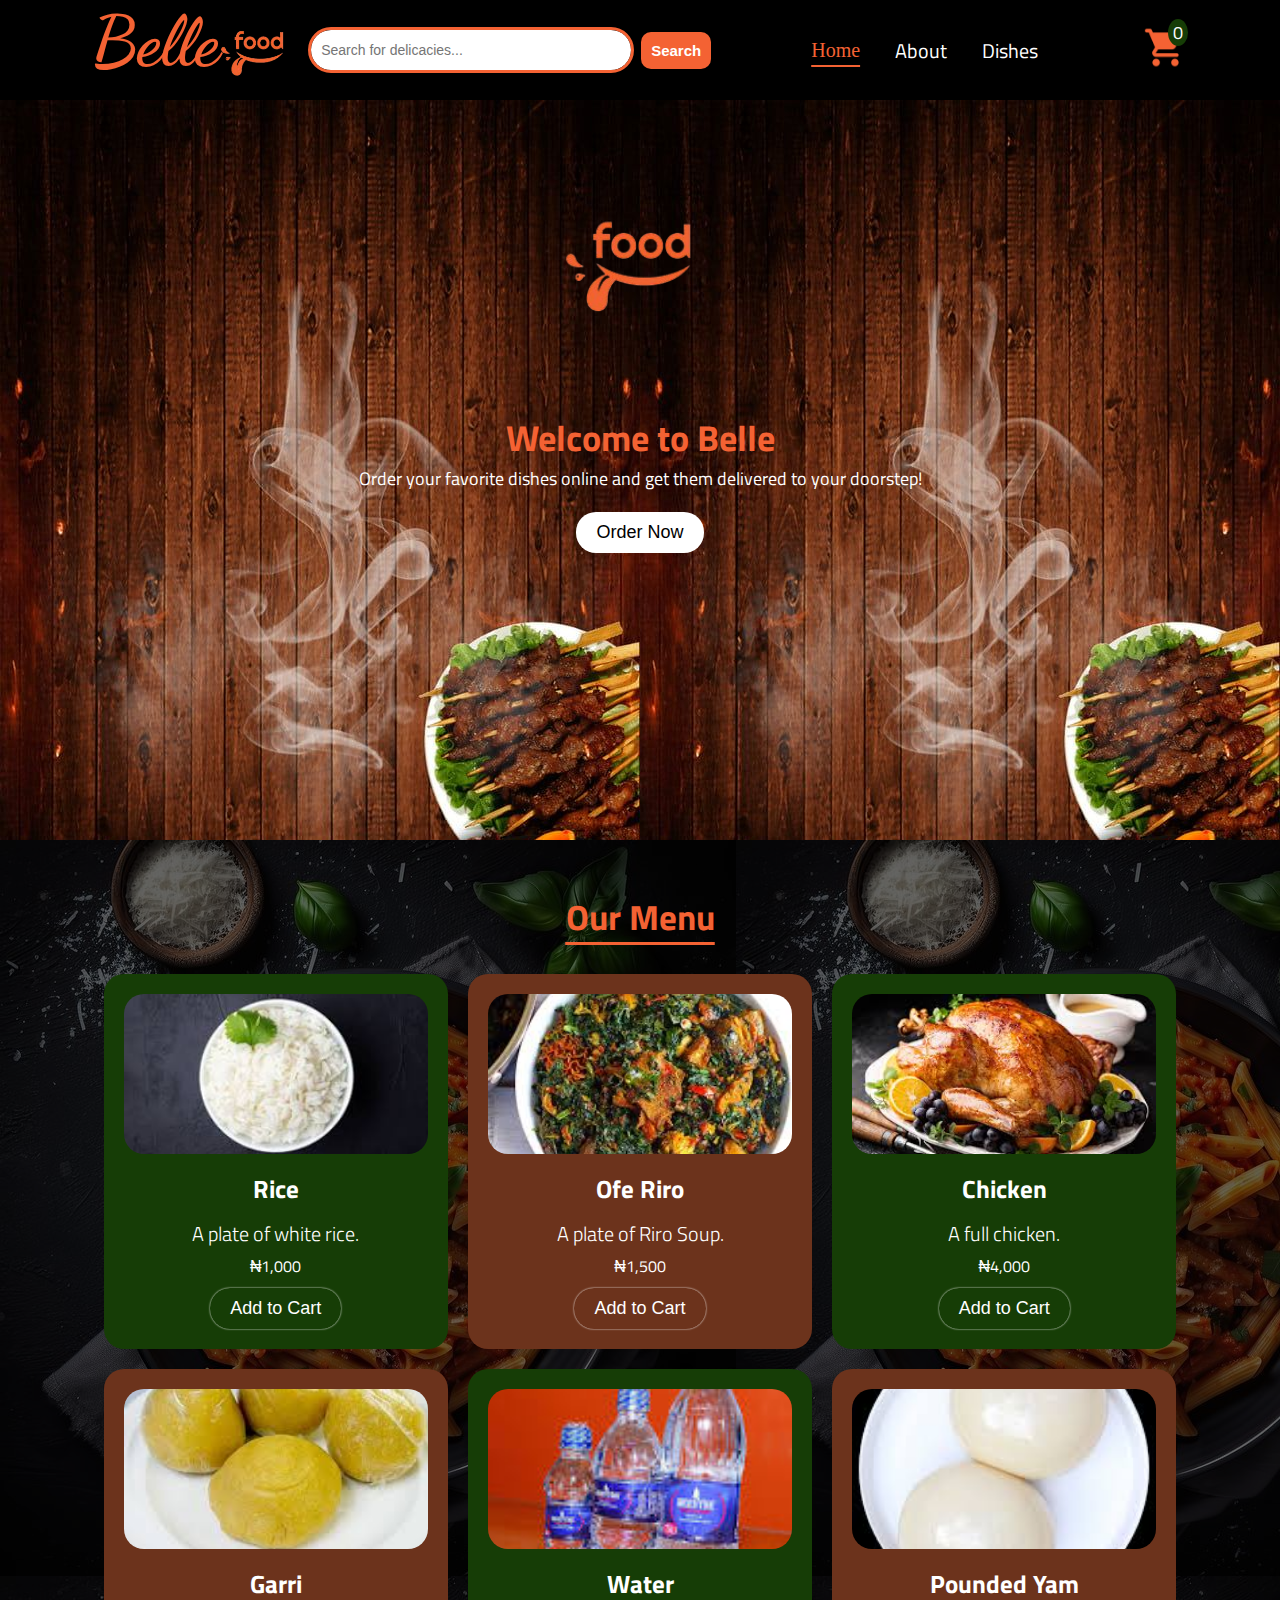
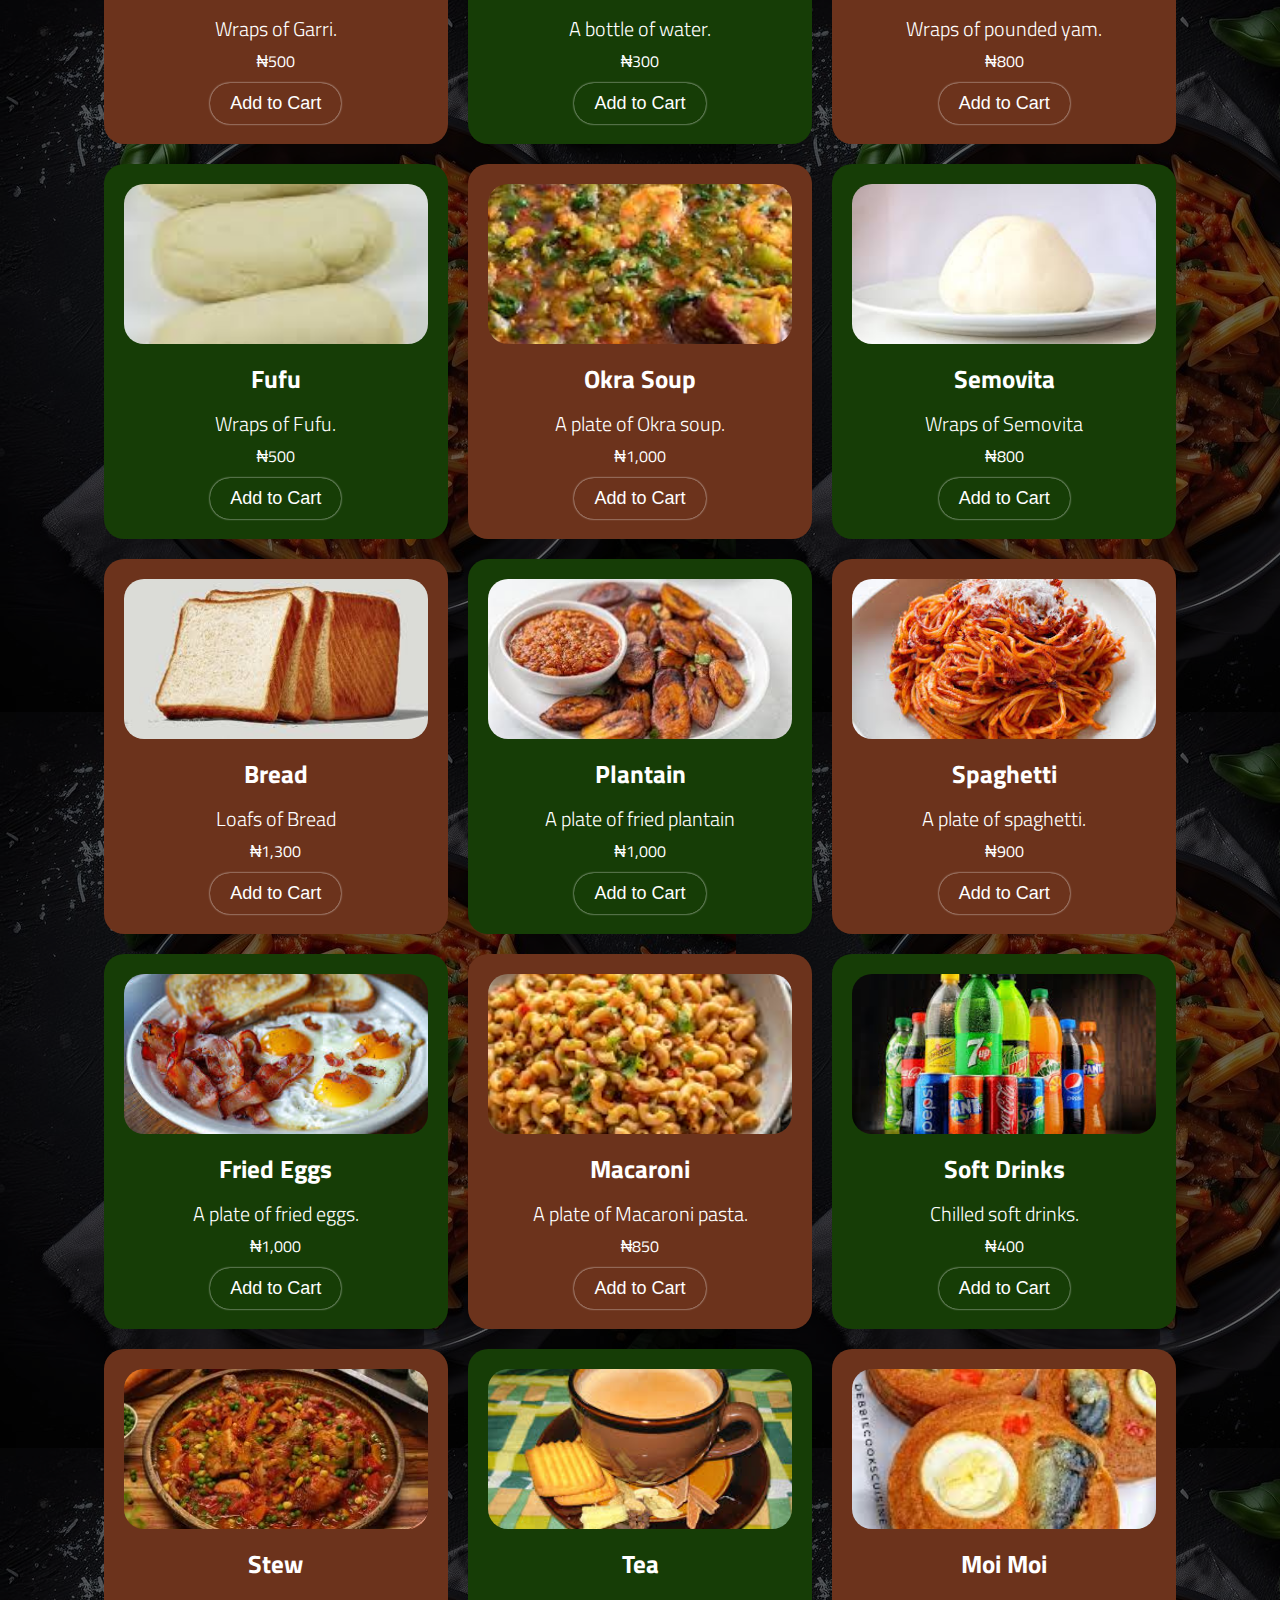
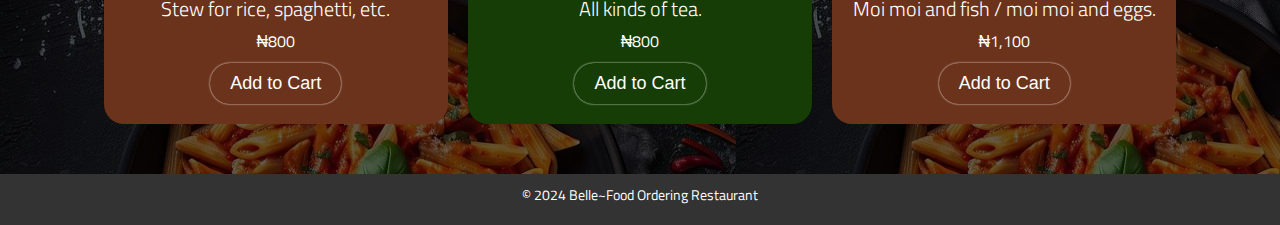
<file: index.html>
<!DOCTYPE html>
<html lang="en">
  <head>
    <meta charset="UTF-8">
    <meta name="viewport" content="width=device-width, initial-scale=1.0">
    <title>Belle ~ Food || Your Trusted Belly Companion!</title>
    <link rel="stylesheet" href="css/style.css">
    <link rel="icon" href="img/logo.png">
    <link rel="preconnect" href="https://fonts.googleapis.com">
    <link rel="preconnect" href="https://fonts.gstatic.com" crossorigin>
    <link href="https://fonts.googleapis.com/css2?family=Dancing+Script:wght@400..700&display=swap" rel="stylesheet">
    <link rel="preconnect" href="https://fonts.googleapis.com">
    <link rel="preconnect" href="https://fonts.gstatic.com" crossorigin>
    <link href="https://fonts.googleapis.com/css2?family=Titillium+Web:ital,wght@0,200;0,300;0,400;0,600;0,700;0,900;1,200;1,300;1,400;1,600;1,700&display=swap" rel="stylesheet">
  </head>
  <body>

    <section  class="header">

      <div class="header screen">
        <div class="logo-div screen">
          <a href="#" class="logo-a">
            <h3 class="logotxt">Belle</h3>
            <img src="img/logo.png" alt="logo" id="logo">
          </a>
        </div>
        <div class="search-div screen screen-sm">
          <input type="text" id="search" placeholder="Search for delicacies...">
          <button class="search-btn" id="search-button">Search</button>
        </div>
        <div class="sm-none" style="display: flex;">
          <div class="link-div screen">
            <a href="index.html" class="home"><li class="current">Home</li></a>
            <a href="about.html" class="about"><li>About</li></a>
            <a href="dishes.html" class="dishes"><li>Dishes</li></a>
          </div>
          <div class="cart-div screen">
            <a href="cart.html" onclick="displayCartItems()"><img src="img/cart.png" alt="cart" id="cart"></a>
            <div class="cart-no">0</div>
          </div>
        </div>
        <div class="hamburger-icon screen screen-sm">
          <button class="hamburger-button">
            <span></span>
            <span></span>
            <span></span>
          </button>
          <div class="hamburger-menu">
            <div class="link-div">
              <a href="index.html" class="home"><li>Home</li></a>
              <a href="about.html" class="about"><li>About</li></a>
              <a href="dishes.html" class="dishes"><li>Dishes</li></a>
            </div>
            <div class="cart-div">
              <a href="cart.html" onclick="displayCartItems()"><img src="img/cart.png" alt="cart" id="cart"></a>
              <div class="cart-no">0</div>
            </div>
          </div>
        </div>
      </div>
      <div id="search-results"></div>
    </section>

    <section class="hero bg">
      <div class="hero-image screen screen-sm">
        <img src="img/logo.png" alt="hero image" id="heroimg">
      </div>
      <div class="hero-content">
        <h1>Welcome to Belle</h1>
        <p>Order your favorite dishes online and get them delivered to your doorstep!</p>
        <a href="dishes.html"><button class="btn-order">Order Now</button></a>
      </div>
    </section>

    <section class="menu bg-2">
      <div class="screen screen-sm overall-div">
        <h1 class="menu-h2"><a href="index.html">Our Menu</a></h1>
      <div class="menu-grid">
        <div class="menu-item">
          <img src="img/rice.png" alt="menu item 1">
          <h3 >Rice</h3>
          <p>A plate of white rice.</p>
          <div>₦1,000</div>
          <button class="btn-add">Add to Cart</button>
        </div>
        <div class="menu-item2">
          <img src="img/riro-soup.jpeg" alt="menu item 2">
          <h3>Ofe Riro</h3>
          <p>A plate of Riro Soup.</p>
          <div>₦1,500</div>
          <button class="btn-add-b">Add to Cart</button>
        </div>
        <div class="menu-item">
          <img src="img/chicken.jpeg" alt="menu item 1">
          <h3>Chicken</h3>
          <p>A full chicken.</p>
          <div>₦4,000</div>
          <button class="btn-add">Add to Cart</button>
        </div>
        <div class="menu-item2">
          <img src="img/eba.jpeg" alt="menu item 2">
          <h3>Garri</h3>
          <p>Wraps of Garri.</p>
          <div>₦500</div>
          <button class="btn-add-b">Add to Cart</button>
        </div>
        <div class="menu-item">
          <img src="img/water.jpeg" alt="menu item 1">
          <h3>Water</h3>
          <p>A bottle of water.</p>
          <div>₦300</div>
          <button class="btn-add">Add to Cart</button>
        </div>
        <div class="menu-item2">
          <img src="img/poundo yam.jpeg" alt="menu item 2">
          <h3>Pounded Yam</h3>
          <p>Wraps of pounded yam.</p>
          <div>₦800</div>
          <button class="btn-add-b">Add to Cart</button>
        </div>
        <div class="menu-item">
          <img src="img/fufu.jpeg" alt="menu item 1">
          <h3>Fufu</h3>
          <p>Wraps of Fufu.</p>
          <div>₦500</div>
          <button class="btn-add">Add to Cart</button>
        </div>
        <div class="menu-item2">
          <img src="img/okro.jpeg" alt="menu item 2">
          <h3>Okra Soup</h3>
          <p>A plate of Okra soup.</p>
          <div>₦1,000</div>
          <button class="btn-add-b">Add to Cart</button>
        </div>
        <div class="menu-item">
          <img src="img/semo.jpeg" alt="menu item 1">
          <h3>Semovita</h3>
          <p>Wraps of Semovita</p>
          <div>₦800</div>
          <button class="btn-add">Add to Cart</button>
        </div>
        <div class="menu-item2">
          <img src="img/bread.png" alt="menu item 2">
          <h3>Bread</h3>
          <p>Loafs of Bread</p>
          <div>₦1,300</div>
          <button class="btn-add-b">Add to Cart</button>
        </div>
        <div class="menu-item">
          <img src="img/plantain.png" alt="menu item 1">
          <h3>Plantain</h3>
          <p>A plate of fried plantain</p>
          <div>₦1,000</div>
          <button class="btn-add">Add to Cart</button>
        </div>
        <div class="menu-item2">
          <img src="img/spaghetti.png" alt="menu item 2">
          <h3>Spaghetti</h3>
          <p>A plate of spaghetti.</p>
          <div>₦900</div>
          <button class="btn-add-b">Add to Cart</button>
        </div>
        <div class="menu-item">
          <img src="img/eggs.png" alt="menu item 1">
          <h3>Fried Eggs</h3>
          <p>A plate of fried eggs.</p>
          <div>₦1,000</div>
          <button class="btn-add">Add to Cart</button>
        </div>
        <div class="menu-item2">
          <img src="img/macaroni.png" alt="menu item 2">
          <h3>Macaroni</h3>
          <p>A plate of Macaroni pasta.</p>
          <div>₦850</div>
          <button class="btn-add-b">Add to Cart</button>
        </div>
        <div class="menu-item">
          <img src="img/drinks.png" alt="menu item 1">
          <h3>Soft Drinks</h3>
          <p>Chilled soft drinks.</p>
          <div>₦400</div>
          <button class="btn-add">Add to Cart</button>
        </div>
        <div class="menu-item2">
          <img src="img/stew.png" alt="menu item 2">
          <h3>Stew</h3>
          <p>Stew for rice, spaghetti, etc.</p>
          <div>₦800</div>
          <button class="btn-add-b">Add to Cart</button>
        </div>
        <div class="menu-item">
          <img src="img/tea.png" alt="menu item 1">
          <h3>Tea</h3>
          <p>All kinds of tea.</p>
          <div>₦800</div>
          <button class="btn-add">Add to Cart</button>
        </div>
        <div class="menu-item2">
          <img src="img/moi.png" alt="menu item 2">
          <h3>Moi Moi</h3>
          <p>Moi moi and fish / moi moi and eggs.</p>
          <div>₦1,100</div>
          <button class="btn-add-b">Add to Cart</button>
        </div>
      </div>
      </div>
    </section>

    <section class="footer">
      <p>&copy; 2024 Belle~Food Ordering Restaurant</p>
    </section>

    <script src="js/script.js"></script>
  </body>
</html>
</file>
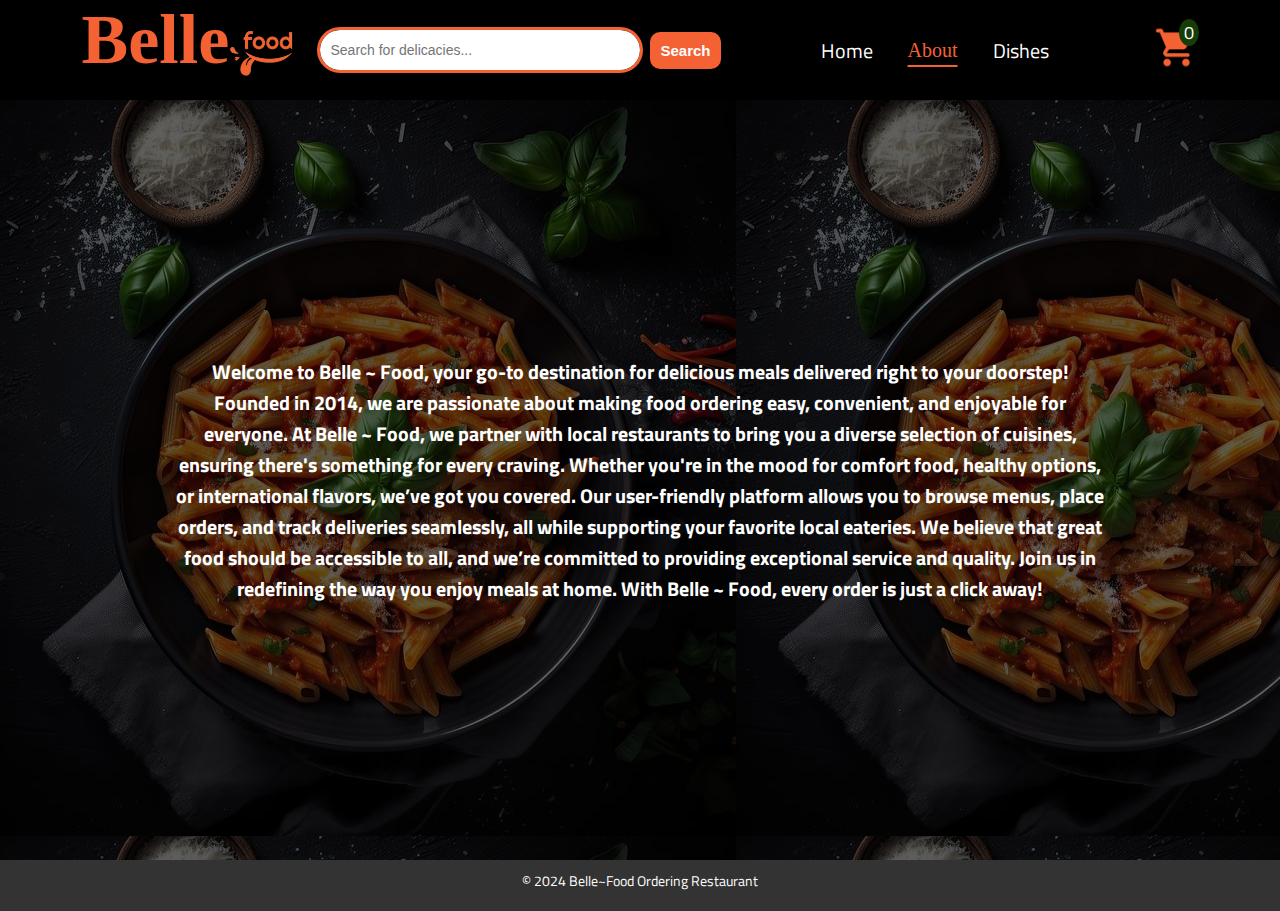
<file: about.html>
<!DOCTYPE html>
<html lang="en">
  <head>
    <meta charset="UTF-8">
    <meta name="viewport" content="width=device-width, initial-scale=1.0">
    <title>About Belle ~ Food</title>
    <link rel="icon" href="img/logo.png">
    <link rel="stylesheet" href="css/style.css">
    <link rel="preconnect" href="https://fonts.googleapis.com">
    <link rel="preconnect" href="https://fonts.gstatic.com" crossorigin>
    <link href="https://fonts.googleapis.com/css2?family=Titillium+Web:ital,wght@0,200;0,300;0,400;0,600;0,700;0,900;1,200;1,300;1,400;1,600;1,700&display=swap" rel="stylesheet">
  </head>
  <body>

    <section  class="header">

      <div class="header screen">
        <div class="logo-div screen">
          <a href="#" class="logo-a">
            <h3 class="logotxt">Belle</h3>
            <img src="img/logo.png" alt="logo" id="logo">
          </a>
        </div>
        <div class="search-div screen screen-sm">
          <input type="text" id="search" placeholder="Search for delicacies...">
          <button class="search-btn" id="search-button">Search</button>
        </div>
        <div class="sm-none" style="display: flex;">
          <div class="link-div screen">
            <a href="index.html" class="home"><li>Home</li></a>
            <a href="about.html" class="about"><li class="current">About</li></a>
            <a href="dishes.html" class="dishes"><li>Dishes</li></a>
          </div>
          <div class="cart-div screen">
            <a href="cart.html"><img src="img/cart.png" alt="cart" id="cart"></a>
            <div class="cart-no">0</div>
          </div>
        </div>
        <div class="hamburger-icon screen screen-sm">
          <button class="hamburger-button">
            <span></span>
            <span></span>
            <span></span>
          </button>
          <div class="hamburger-menu">
            <div class="link-div">
              <a href="index.html" class="home"><li>Home</li></a>
              <a href="about.html" class="about"><li>About</li></a>
              <a href="dishes.html" class="dishes"><li>Dishes</li></a>
            </div>
            <div class="cart-div">
              <a href="cart.html"><img src="img/cart.png" alt="cart" id="cart"></a>
              <div class="cart-no">0</div>
            </div>
          </div>
        </div>
      </div>
      
    </section>

    <div class="bg-2 about-overall-div">
      <div class="about-txt-div">
        <p class="about-txt">Welcome to Belle ~ Food, your go-to destination for delicious meals delivered right to your doorstep! Founded in 2014, we are passionate about making food ordering easy, convenient, and enjoyable for everyone.

          At Belle ~ Food, we partner with local restaurants to bring you a diverse selection of cuisines, ensuring there's something for every craving. Whether you're in the mood for comfort food, healthy options, or international flavors, we’ve got you covered.
          
          Our user-friendly platform allows you to browse menus, place orders, and track deliveries seamlessly, all while supporting your favorite local eateries. We believe that great food should be accessible to all, and we’re committed to providing exceptional service and quality.
          
          Join us in redefining the way you enjoy meals at home. With Belle ~ Food, every order is just a click away!</p>
      </div>
    </div>

    <section class="footer">
      <p>&copy; 2024 Belle~Food Ordering Restaurant</p>
    </section>

    <script src="js/script.js"></script>
  </body>
</html>
</file>
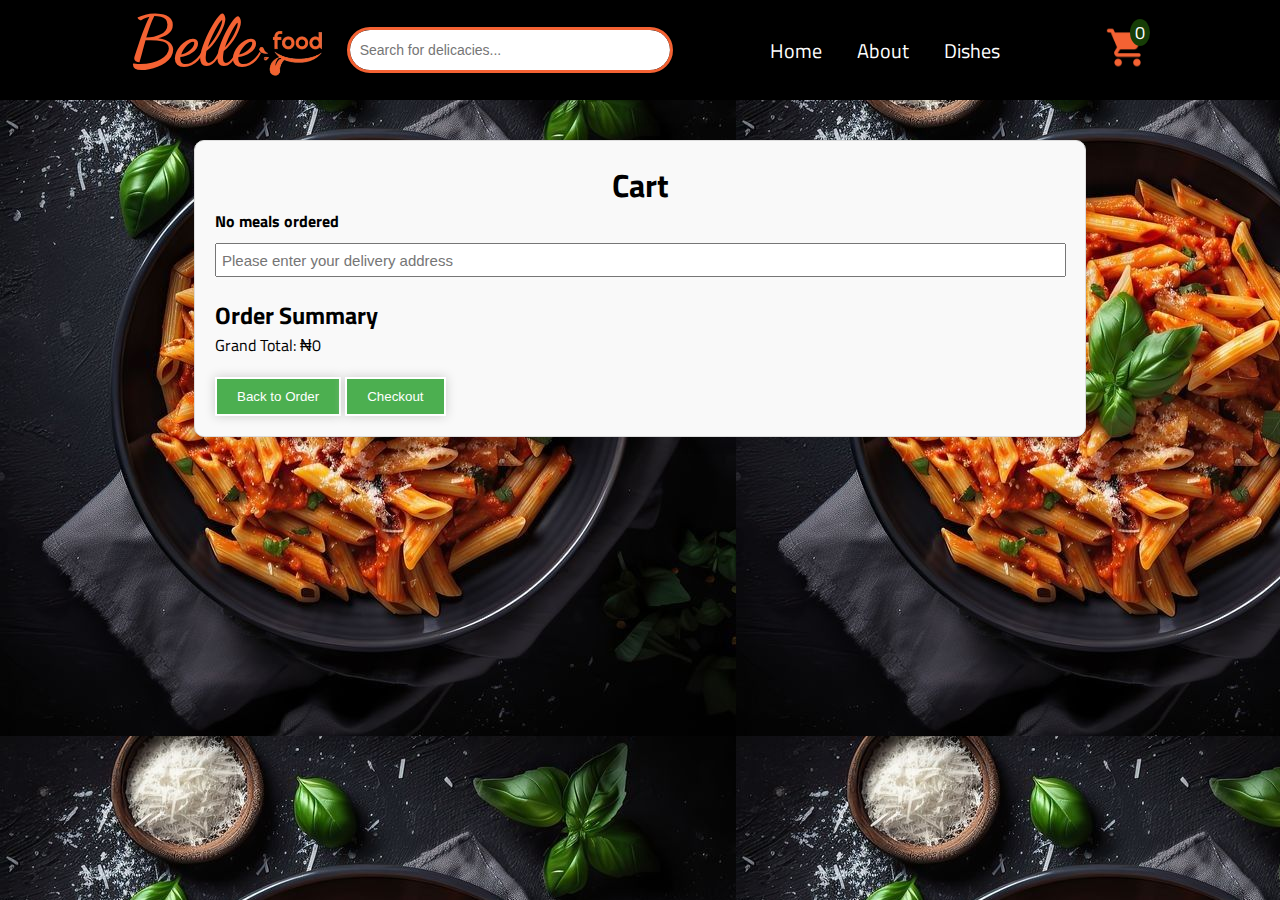
<file: cart.html>
<!DOCTYPE html>
<html lang="en">
  <head>
    <meta charset="UTF-8">
    <meta name="viewport" content="width=device-width, initial-scale=1.0">
    <title>Your Cart || Belle ~ Food</title>
    <link rel="stylesheet" href="css/style.css">
    <link rel="stylesheet" href="css/cart.css">
    <link rel="icon" href="img/logo.png">
    <link rel="preconnect" href="https://fonts.googleapis.com">
    <link rel="preconnect" href="https://fonts.gstatic.com" crossorigin>
    <link href="https://fonts.googleapis.com/css2?family=Dancing+Script:wght@400..700&display=swap" rel="stylesheet">
    <link rel="preconnect" href="https://fonts.googleapis.com">
    <link rel="preconnect" href="https://fonts.gstatic.com" crossorigin>
    <link href="https://fonts.googleapis.com/css2?family=Titillium+Web:ital,wght@0,200;0,300;0,400;0,600;0,700;0,900;1,200;1,300;1,400;1,600;1,700&display=swap" rel="stylesheet">
  </head>
  <body class="bg-2">

    <section  class="header">

      <div class="header screen">
        <div class="logo-div screen">
          <a href="#" class="logo-a">
            <h3 class="logotxt">Belle</h3>
            <img src="img/logo.png" alt="logo" id="logo">
          </a>
        </div>
        <div class="search-div screen screen-sm">
          <input type="text" id="search" placeholder="Search for delicacies...">
        </div>
        <div class="sm-none" style="display: flex;">
          <div class="link-div screen">
            <a href="index.html" class="home"><li>Home</li></a>
            <a href="about.html" class="about"><li>About</li></a>
            <a href="dishes.html" class="dishes"><li>Dishes</li></a>
          </div>
          <div class="cart-div screen">
            <a href="cart.html"><img src="img/cart.png" alt="cart" id="cart"></a>
            <div class="cart-no">0</div>
          </div>
        </div>
        <div class="hamburger-icon screen screen-sm">
          <button class="hamburger-button">
            <span></span>
            <span></span>
            <span></span>
          </button>
          <div class="hamburger-menu">
            <div class="link-div">
              <a href="index.html" class="home"><li>Home</li></a>
              <a href="about.html" class="about"><li>About</li></a>
              <a href="dishes.html" class="dishes"><li>Dishes</li></a>
            </div>
            <div class="cart-div">
              <a href="cart.html"><img src="img/cart.png" alt="cart" id="cart"></a>
              <div class="cart-no">0</div>
            </div>
          </div>
        </div>
      </div>
      <div id="search-results"></div>
    </section>

    <div class="cart-page">
      <h1>Cart</h1>
      <div class="cart-items">
        <div id="cart-details">
        </div>
      <input type="text" placeholder="Please enter your delivery address" id="address-input" required>
      <div class="order-summary">
        <h2>Order Summary</h2>
        <p id="grand-total">Grand Total: ₦0.00</p>
      </div>
      <div class="actions">
        <a href="dishes.html"><button class="back-btn">Back to Order</button></a>
        <button class="checkout-btn">Checkout</button>
      </div>
    </div>

    <script src="js/cart.js"></script>
  </body>
</html>
</file>
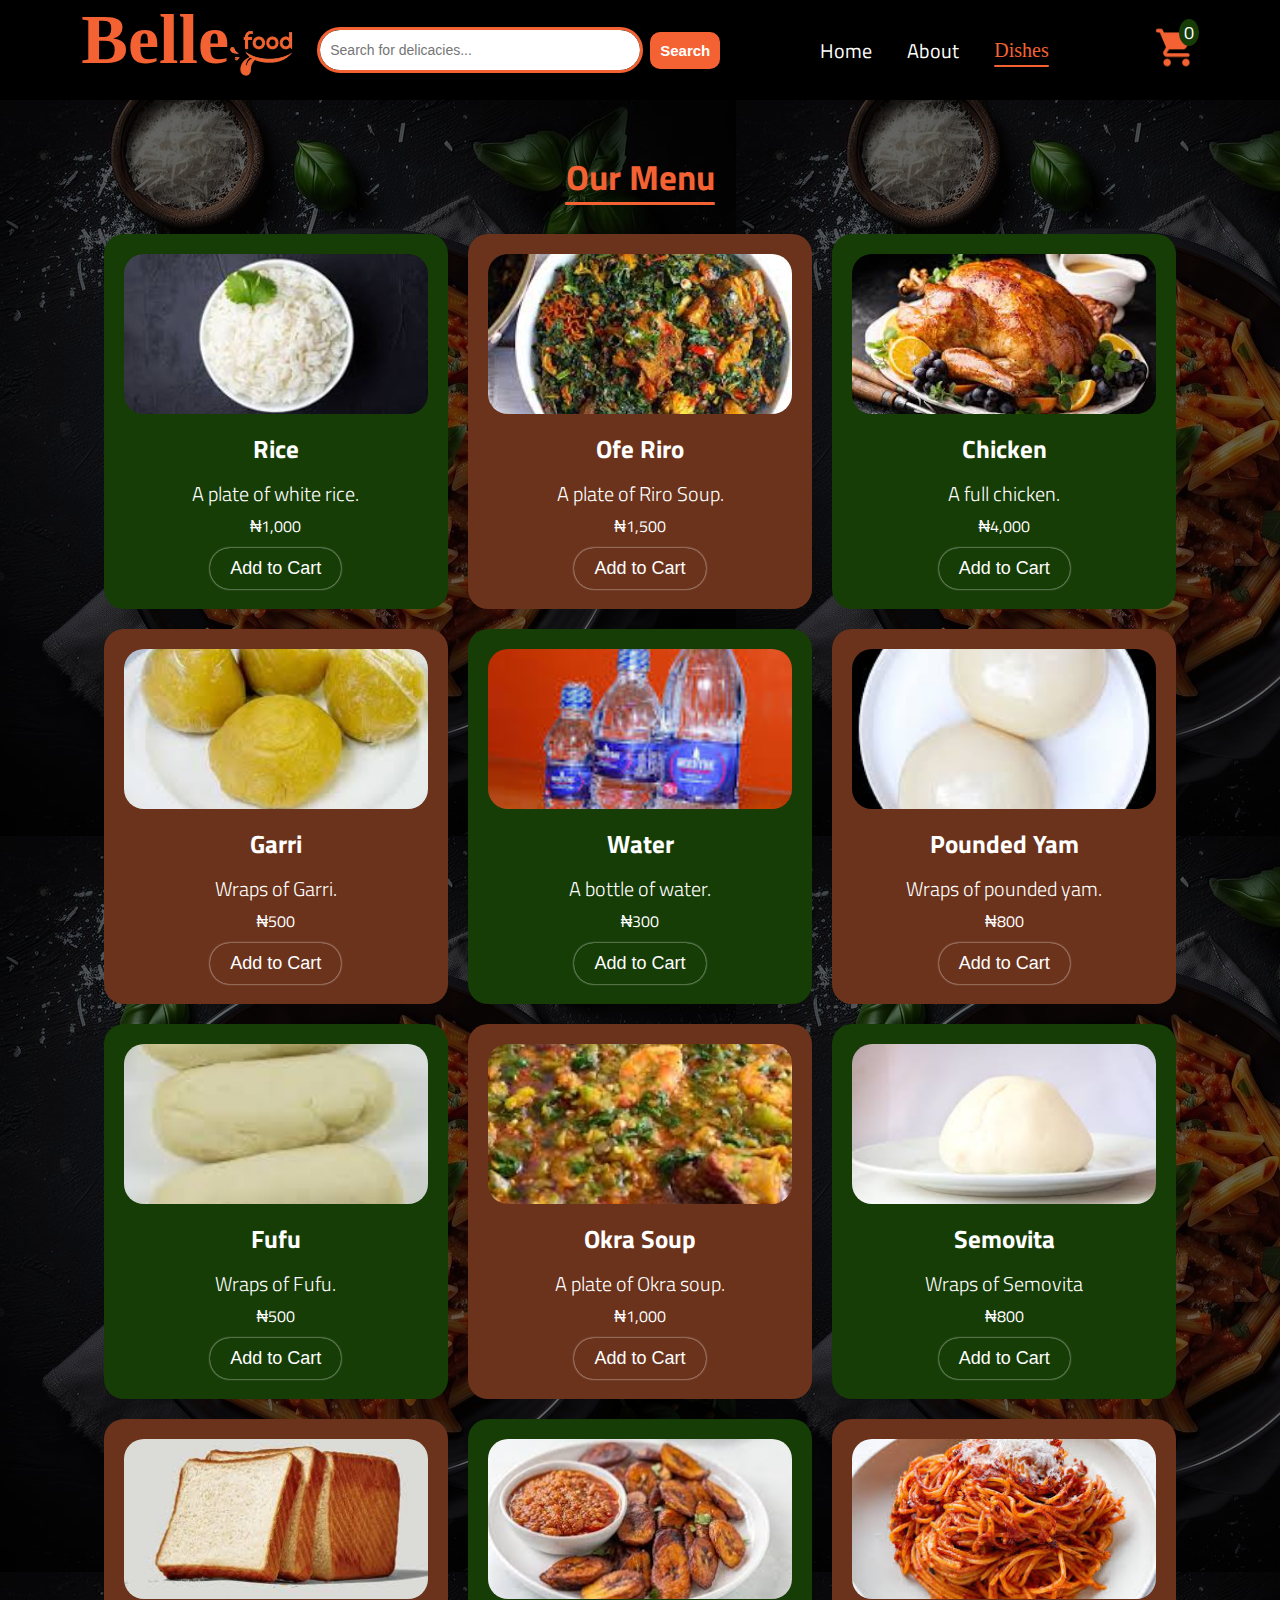
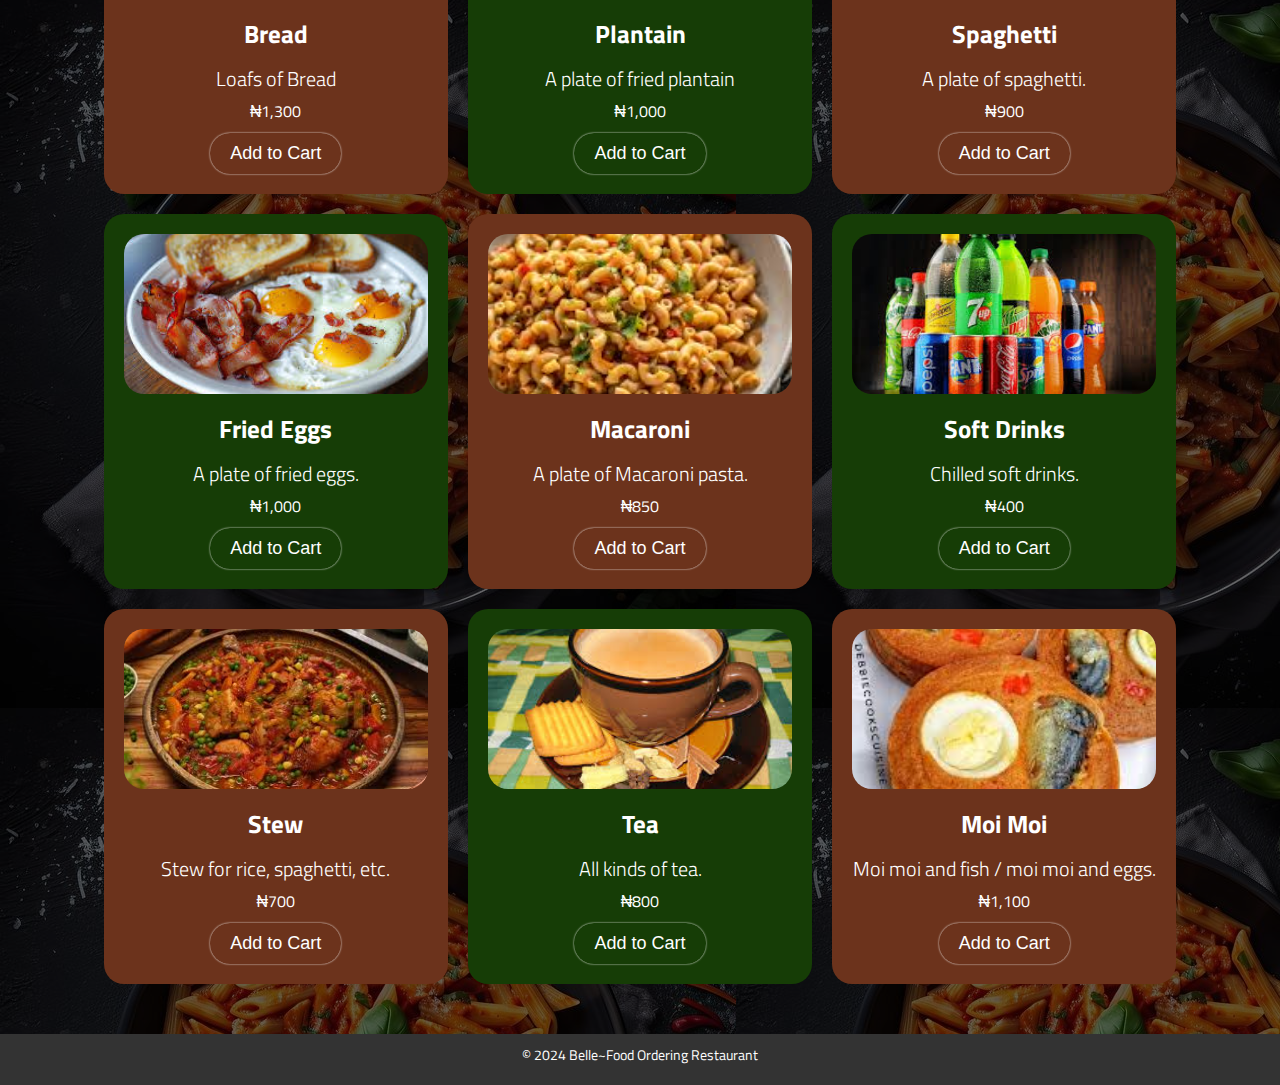
<file: dishes.html>
<!DOCTYPE html>
<html lang="en">
  <head>
    <meta charset="UTF-8">
    <meta name="viewport" content="width=device-width, initial-scale=1.0">
    <title>Dishes Belle ~ Food</title>
    <link rel="icon" href="img/logo.png">
    <link rel="stylesheet" href="css/style.css">
    <link rel="preconnect" href="https://fonts.googleapis.com">
    <link rel="preconnect" href="https://fonts.gstatic.com" crossorigin>
    <link href="https://fonts.googleapis.com/css2?family=Titillium+Web:ital,wght@0,200;0,300;0,400;0,600;0,700;0,900;1,200;1,300;1,400;1,600;1,700&display=swap" rel="stylesheet">
  </head>
  <body>
    
    <section  class="header">

      <div class="header screen">
        <div class="logo-div screen">
          <a href="#" class="logo-a">
            <h3 class="logotxt">Belle</h3>
            <img src="img/logo.png" alt="logo" id="logo">
          </a>
        </div>
        <div class="search-div screen screen-sm">
          <input type="text" id="search" placeholder="Search for delicacies...">
          <button class="search-btn" id="search-button">Search</button>
        </div>
        <div class="sm-none" style="display: flex;">
          <div class="link-div screen">
            <a href="index.html" class="home"><li>Home</li></a>
            <a href="about.html" class="about"><li>About</li></a>
            <a href="dishes.html" class="dishes"><li class="current">Dishes</li></a>
          </div>
          <div class="cart-div screen">
            <a href="cart.html" onclick="displayCartItems()"><img src="img/cart.png" alt="cart" id="cart"></a>
            <div class="cart-no">0</div>
          </div>
        </div>
        <div class="hamburger-icon screen screen-sm">
          <button class="hamburger-button">
            <span></span>
            <span></span>
            <span></span>
          </button>
          <div class="hamburger-menu">
            <div class="link-div">
              <a href="index.html" class="home"><li>Home</li></a>
              <a href="about.html" class="about"><li>About</li></a>
              <a href="dishes.html" class="dishes"><li>Dishes</li></a>
            </div>
            <div class="cart-div">
              <a href="cart.html" onclick="displayCartItems()"><img src="img/cart.png" alt="cart" id="cart"></a>
              <div class="cart-no">0</div>
            </div>
          </div>
        </div>
      </div>

    </section>

    <section class="menu bg-2">
      <div class="screen screen-sm overall-div">
        <h1 class="menu-h2"><a href="dishes.html">Our Menu</a></h1>
      <div class="menu-grid">
        <div class="menu-item">
          <img src="img/rice.png" alt="menu item 1">
          <h3 >Rice</h3>
          <p>A plate of white rice.</p>
          <div>₦1,000</div>
          <button class="btn-add">Add to Cart</button>
        </div>
        <div class="menu-item2">
          <img src="img/riro-soup.jpeg" alt="menu item 2">
          <h3>Ofe Riro</h3>
          <p>A plate of Riro Soup.</p>
          <div>₦1,500</div>
          <button class="btn-add-b">Add to Cart</button>
        </div>
        <div class="menu-item">
          <img src="img/chicken.jpeg" alt="menu item 1">
          <h3>Chicken</h3>
          <p>A full chicken.</p>
          <div>₦4,000</div>
          <button class="btn-add">Add to Cart</button>
        </div>
        <div class="menu-item2">
          <img src="img/eba.jpeg" alt="menu item 2">
          <h3>Garri</h3>
          <p>Wraps of Garri.</p>
          <div>₦500</div>
          <button class="btn-add-b">Add to Cart</button>
        </div>
        <div class="menu-item">
          <img src="img/water.jpeg" alt="menu item 1">
          <h3>Water</h3>
          <p>A bottle of water.</p>
          <div>₦300</div>
          <button class="btn-add">Add to Cart</button>
        </div>
        <div class="menu-item2">
          <img src="img/poundo yam.jpeg" alt="menu item 2">
          <h3>Pounded Yam</h3>
          <p>Wraps of pounded yam.</p>
          <div>₦800</div>
          <button class="btn-add-b">Add to Cart</button>
        </div>
        <div class="menu-item">
          <img src="img/fufu.jpeg" alt="menu item 1">
          <h3>Fufu</h3>
          <p>Wraps of Fufu.</p>
          <div>₦500</div>
          <button class="btn-add">Add to Cart</button>
        </div>
        <div class="menu-item2">
          <img src="img/okro.jpeg" alt="menu item 2">
          <h3>Okra Soup</h3>
          <p>A plate of Okra soup.</p>
          <div>₦1,000</div>
          <button class="btn-add-b">Add to Cart</button>
        </div>
        <div class="menu-item">
          <img src="img/semo.jpeg" alt="menu item 1">
          <h3>Semovita</h3>
          <p>Wraps of Semovita</p>
          <div>₦800</div>
          <button class="btn-add">Add to Cart</button>
        </div>
        <div class="menu-item2">
          <img src="img/bread.png" alt="menu item 2">
          <h3>Bread</h3>
          <p>Loafs of Bread</p>
          <div>₦1,300</div>
          <button class="btn-add-b">Add to Cart</button>
        </div>
        <div class="menu-item">
          <img src="img/plantain.png" alt="menu item 1">
          <h3>Plantain</h3>
          <p>A plate of fried plantain</p>
          <div>₦1,000</div>
          <button class="btn-add">Add to Cart</button>
        </div>
        <div class="menu-item2">
          <img src="img/spaghetti.png" alt="menu item 2">
          <h3>Spaghetti</h3>
          <p>A plate of spaghetti.</p>
          <div>₦900</div>
          <button class="btn-add-b">Add to Cart</button>
        </div>
        <div class="menu-item">
          <img src="img/eggs.png" alt="menu item 1">
          <h3>Fried Eggs</h3>
          <p>A plate of fried eggs.</p>
          <div>₦1,000</div>
          <button class="btn-add">Add to Cart</button>
        </div>
        <div class="menu-item2">
          <img src="img/macaroni.png" alt="menu item 2">
          <h3>Macaroni</h3>
          <p>A plate of Macaroni pasta.</p>
          <div>₦850</div>
          <button class="btn-add-b">Add to Cart</button>
        </div>
        <div class="menu-item">
          <img src="img/drinks.png" alt="menu item 1">
          <h3>Soft Drinks</h3>
          <p>Chilled soft drinks.</p>
          <div>₦400</div>
          <button class="btn-add">Add to Cart</button>
        </div>
        <div class="menu-item2">
          <img src="img/stew.png" alt="menu item 2">
          <h3>Stew</h3>
          <p>Stew for rice, spaghetti, etc.</p>
          <div>₦700</div>
          <button class="btn-add-b">Add to Cart</button>
        </div>
        <div class="menu-item">
          <img src="img/tea.png" alt="menu item 1">
          <h3>Tea</h3>
          <p>All kinds of tea.</p>
          <div>₦800</div>
          <button class="btn-add">Add to Cart</button>
        </div>
        <div class="menu-item2">
          <img src="img/moi.png" alt="menu item 2">
          <h3>Moi Moi</h3>
          <p>Moi moi and fish / moi moi and eggs.</p>
          <div>₦1,100</div>
          <button class="btn-add-b">Add to Cart</button>
        </div>
      </div>
      </div>
    </section>

    <section class="footer">
      <p>&copy; 2024 Belle~Food Ordering Restaurant</p>
    </section>

    <script src="js/script.js"></script>
  </body>
</html>
</file>
<file: css/style.css>
*{
  margin: 0;
  padding: 0;
}

body{
  font-family: "Titillium Web", sans-serif;
}

.screen{
  max-width: 1280px;
  margin: auto;
}

.screen-sm{
  max-width: 480px;
  margin: auto;
}

.bg{
  background-image: url(/img/Bbq\ Food\ And\ Drink\ Poster\ Background\ Wallpaper\ Image\ For\ Free\ Download\ -\ Pngtree.jpeg);
  background-size: auto;
}

.bg-2{
  background-image: url(/img/Pasta\ _\ Cheese\ pasta\ 🥘.jpeg);
}

.header{
  background-color: black;
  display: flex;
}

.logo-div{
  display: flex;
  align-items: center;

}

.logo-a{
  text-decoration: none;
  display: flex;
}

.logotxt{
  color: #F46233;
  font-family: "Dancing Script", cursive;
  font-size: 70px;
}

#logo{
  height: 100px;
  margin-left: -15px;
}

.hamburger-icon {
  display: none;
}

.hamburger-button {
  background-color: transparent;
  border: none;
  padding: 10px;
  cursor: pointer;
}

.hamburger-button span {
  display: block;
  width: 30px;
  height: 3px;
  background-color: #fff;
  margin-bottom: 5px;
  transition: all 0.3s;
}

.hamburger-button span:last-child {
  margin-bottom: 0;
}

.hamburger-menu {
  display: none;
  position: absolute;
  top: 60px;
  right: 20px;
  background-color: #333;
  padding: 20px;
  border-radius: 10px;
  box-shadow: 0 0 10px rgba(0, 0, 0, 0.2);
}

.hamburger-menu .link-div {
  margin-bottom: 20px;
}

.hamburger-menu .cart-div {
  text-align: center;
}

.hamburger-button.active span:nth-child(1) {
  transform: rotate(45deg) translate(5px, 5px);
}

.hamburger-button.active span:nth-child(2) {
  opacity: 0;
}

.hamburger-button.active span:nth-child(3) {
  transform: rotate(-45deg) translate(5px, -5px);
}

.hamburger-button.active + .hamburger-menu {
  display: block;
}

.link-div, .search-div, .cart-div {
  display: flex;
  align-items: center;
  justify-content: center;
}

.link-div{
  display: flex;
  justify-content: center;
  align-items: center;
  list-style-type: none;
}

.current{
  color: #F46233;
  font-family: cursive;
  text-decoration: underline;
  text-underline-offset: 8px;
}

.home{
  margin-right: 35px;
  color: #fff;
  font-size: 20px;
  font-weight: 400;
  text-decoration: none;
}

.about{
  margin-right: 35px;
  text-decoration: none;
  color: #ffff;
  font-size: 20px;
  font-weight: 400;
}

.dishes{
  margin-right: 35px;
  text-decoration: none;
  color: #ffff;
  font-size: 20px;
  font-weight: 400;
}

.home:hover, .about:hover, .dishes :hover{
  color: #F46233;
  transition: all;
  transition-duration: 0.7s;
  font-family: cursive;
  text-decoration: underline;
  text-underline-offset: 8px;
}

.search-div{
  margin-right: 100px;
  display: flex;
}

#search{
  width: 300px;
  height: 40px;
  border-radius: 20px;
  background-color: #fff;
  padding: 0 10px;
  font-size: 14px;
  border: none; 
  outline: 3px #F46233 solid; 
}

.search-btn{
  margin-left: 10px;
  cursor: pointer;
  border: none;
  outline: none;
  background-color: #F46233;
  color: #fff;
  padding: 10px 10px;
  border-radius: 10px;
  font-size: 15px;
  font-weight: 600;
}

#cart{
  height: 45px;
  margin-left: 70px;
  width: fit-content;
}

.cart-div{
  position: relative;
}

.cart-no{
  color: #fff;
  font-size: 18px;
  padding: 0 5px;
  position: absolute;
  border-radius: 50%;
  background-color: #163D06;
  right: 0px;
  bottom: 30px;
}

.hero {
  background-color: #f5f5f5;
  padding: 60px 0 50px 0;
  text-align: center;
  height: 70vh;
}

.hero-image {
  width: 100%;
  height: 400px;
}

#heroimg{
  height: 200px;
}

.hero-content {
  padding: 0 20px 20px 20px;
}

.hero-content h1 {
  font-size: 36px;
  font-weight: 700;
  margin-top: -150px;
  color: #F46233;
}

.hero-content p {
  font-size: 18px;
  margin-bottom: 20px;
  color: #ffff;
  font-size: 18px;
  font-weight: 400;
}

.btn-order {
  background-color: #fff;
  color: #fff;
  border: none;
  padding: 10px 20px;
  font-size: 18px;
  cursor: pointer;
  border-radius: 20px;
  color: #000;
  font-weight: 500;
}

.btn-order:hover {
  background-color: #F46233;
  transition: all;
  transition-duration: 0.7s;
  color: #ffff; 
}

.overall-div{
  display: flex;
  justify-content: center;
  align-items: center;
  flex-direction: column;
  max-width: fit-content;
  padding: 0 !important;
}

.menu {
  padding: 50px;
  text-align: center;  
  background-color: #333;
  background-blend-mode: overlay;
}

#address-input{
  width: 99%;
  height: 30px;
  padding-left: 5px;
  outline: none;  
  font-size: 15px;
  color: #000;
  margin-top: 10px; 
}

.menu-h2 {
  color: #F46233;
  margin-bottom: 30px;
  font-size: 35px;
  text-decoration: underline;
  text-underline-offset: 12px;
}

.menu-h2 a {
  color: #F46233;
}
.menu-grid {
  display: grid;
  grid-template-columns: repeat(3, 1fr);
  gap: 20px;
}

.menu-item{
  background-color: #163D06;
  padding: 20px;
  border-radius: 20px;
  display: block;
}
.menu-item2{
  background-color: #6C331C;
  padding: 20px;
  border-radius: 20px;
  display: block;  
}

.menu-item img, .menu-item2 img {
  width: 100%;
  height: 160px;
  object-fit: cover;
  border-radius: 20px;
  margin-bottom: 10px;
}

.menu-item h3, .menu-item2 h3 {
  font-size: 25px;
  font-weight: 700;
  margin-bottom: 10px;
  color: #fff; 
}

.menu-item p, .menu-item2 p{
  font-size: 20px;
  margin-bottom: 5px;
  font-weight: 300;
  color:  #fff;
}

.menu-item div, .menu-item2 div{
  color:  #fff;
  margin-bottom: 10px;
}

.btn-add{
  background-color: #163D06;
  color: #fff;
  border: none;
  padding: 10px 20px;
  font-size: 18px;
  cursor: pointer;
  border-radius: 20px;
  box-shadow: 0 0 2px white;
}
.btn-add-b{
  background-color: #6C331C;
  color: #fff;
  border: none;
  padding: 10px 20px;
  font-size: 18px;
  cursor: pointer;
  border-radius: 20px;
  box-shadow: 0 0 2px white;
}

.btn-add:hover {
  background-color: #6C331C;
  transition: all;
  transition-duration: 0.7s;
}
.btn-add-b:hover {
  background-color: #163D06;
  transition: all;
  transition-duration: 0.7s;
}

/* Footer Section Styles */
.footer {
  background-color: #333;
  color: #fff;
  padding: 10px;
  text-align: center;
  clear: both;
}

.footer p {
  font-size: 14px;
  margin-bottom: 10px;
}

/* Mobile Devices (max-width: 480px) */
@media (max-width: 480px) {
  body{
    max-width: 100%;
  }

  .header {
    flex-direction: column;
    align-items: center;
  }

  .logo-div {
    margin-bottom: 20px;
  }

  .link-div {
    flex-direction: column;
    align-items: center;
  }

  .hamburger-icon {
    display: block;
    position: absolute;
    top: 20px;
    right: 20px;
    z-index: 1;
  }
  

  .home, .about, .dishes {
    margin-right: 0;
    margin-bottom: 20px;
  }

  .search-div {
    margin-right: 0;
    display: flex;
    align-items: center;
    justify-content: center;
    padding-bottom: 15px;
  }

  #cart{
    display: flex;
    align-items: center;
    justify-content: center;
    margin-left: 0;
  }

  .cart-div {
    display: flex;
    align-items: center;
    justify-content: center;
    margin: 0;
  }

  .search-div, .cart-div {
    margin: 0 10px;
  }

  #search {
    width: 80%;
  }

  .link-div, .search-div, .cart-div {
    display: flex;
    align-items: center;
    justify-content: center;
    margin-bottom: 20px;
  }

  .link-div {
    flex-direction: column;
  }

  .search-div, .cart-div {
    flex-direction: row;
  }
  
  .search-div input, .cart-div img {
    margin: 0 10px;
  }
  
  .search-div input {
    width: 70%;
  }
  
  .cart-div img {
    height: 40px;
  }

  .hero {
    height: 50vh;
  }

  .sm-none{
    display: none !important;
  }

  .hero-image {
    height: 200px;
  }

  .hero-content {
    padding: 0 10px 20px 10px;
  }

  .hero-content h1 {
    font-size: 24px;
    padding-top: 40px;  
  }

  .menu-grid {
    display: block !important;
    justify-content: center !important;
    align-items: center !important;
    width: 100% !important;
    margin: 0 auto !important; 
    gap: 0 !important;
    max-width: fit-content !important;
  }

  .menu {
    padding: 0 0 0 0 !important;
    margin: 0 0 0 0 !important;
  }

  .overall-div{
    display: flex;
    justify-content: center;
    align-items: center;
    flex-direction: column;
    max-width: fit-content;
    padding: 0 30px !important;
  }

  .menu-h2{
    color: #F46233;
    max-width: fit-content;
    display: flex;
    justify-content: center;
    align-items: center;
  }

  .menu-item, .menu-item2 {
    margin-bottom: 20px;
    width: auto;
  }

  .btn-order {
    padding: 10px 20px;
    font-size: 16px;
  }

  .about-txt-div{
    display: flex;
    text-align: center;
    justify-content: center;
    align-items: center;
    height: auto !important;
    padding: 0 !important;
  }

  .about-txt{
    font-size: 16px;
    padding: 40px 10px !important;
  }

  .footer {
    padding: 10px;
  }

  .footer p {
    font-size: 14px;
  }
}

/* Tablet Devices (max-width: 768px) */
@media (min-width: 480px) and (max-width: 768px) {
  .header {
    flex-direction: column;
    align-items: center;
  }

  .logo-div {
    margin-bottom: 20px;
  }

  .search-div {
    margin: 0 !important;
    display: block;
    width: 160%;
    padding: 10px;
  }
  
  .sm-none{
    display: none !important;
  }

  .link-div {
    flex-direction: column;
    align-items: center;
  }
  
  .cart-div {
    display: flex;
    align-items: center;
    justify-content: center;
    margin: 0;
  }
  
  .hamburger-icon {
    display: block;
    position: absolute;
    top: 20px;
    right: 20px;
    z-index: 1;
  }
  
  .hamburger-button {
    background-color: transparent;
    border: none;
    padding: 10px;
    cursor: pointer;
  }
  
  .hamburger-button span {
    display: block;
    width: 30px;
    height: 3px;
    background-color: #fff;
    margin-bottom: 5px;
    transition: all 0.3s;
  }
  
  .hamburger-button span:last-child {
    margin-bottom: 0;
  }
  
  .hamburger-menu {
    display: none;
    position: absolute;
    top: 60px;
    right: 20px;
    background-color: #333;
    padding: 20px;
    border-radius: 10px;
    box-shadow: 0 0 10px rgba(0, 0, 0, 0.2);
  }
  
  .hamburger-menu .link-div {
    margin-bottom: 20px;
  }
  
  .hamburger-menu .cart-div {
    text-align: center;
  }
  
  .hamburger-button.active span:nth-child(1) {
    transform: rotate(45deg) translate(5px, 5px);
  }
  
  .hamburger-button.active span:nth-child(2) {
    opacity: 0;
  }
  
  .hamburger-button.active span:nth-child(3) {
    transform: rotate(-45deg) translate(5px, -5px);
  }
  
  .hamburger-button.active + .hamburger-menu {
    display: block;
  }


  .link-div, .search-div, .cart-div {
    display: flex;
    align-items: center;
    justify-content: center;
    margin-bottom: 20px;
  }

  .link-div {
    flex-direction: column;
  }

  .search-div, .cart-div {
    flex-direction: row;
  }

  .search-div input, .cart-div img {
    margin: 0 10px !important;
  }

  .search-div input {
    width: 70%;
  }

  .cart-div img {
    height: 40px;
  }

  .home, .about, .dishes {
    margin-right: 0;
    margin-bottom: 20px;
  }

  #search {
    width: 100%; 
  }

  .hero {
    height: 50vh;
  }

  .hero-image {
    height: 250px;
  }

  .hero-content {
    padding: 0 20px 20px 20px;
  }

  .hero-content h1 {
    font-size: 28px;
    padding-top: 40px;
  }

  .menu-grid {
    grid-template-columns: repeat(1, 1fr);
    width: max-content;
    display: flex;
    flex-direction: column;    
    justify-content: center;
    align-items: center;
  }

  .menu-item, .menu-item2 {
    margin-bottom: 20px;
    width: 100%;
  }

  .btn-order {
    padding: 10px 20px;
    font-size: 18px;
  }

  .footer {
    padding: 10px;
  }

  .footer p {
    font-size: 16px;
  }
}

.about-overall-div{ 
  background-color: #313131;
  background-blend-mode: overlay;
}
.about-txt-div{
  display: flex;
  text-align: center;
  justify-content: center;
  align-items: center;
  height: 80vh;
  padding: 20px;
}
.about-txt{
  color: #fff;
  font-size: 20px;
  font-weight: 700;
  padding: 20px;
  width: 75%;
}
</file>
<file: css/cart.css>
/* style.css */

.cart-page {
	max-width: 850px;
	margin: 40px auto;
	padding: 20px;
	background-color: #f9f9f9;
  border-radius: 10px;
	border: 1px solid #ddd;
	box-shadow: 0 0 20px rgba(0, 0, 0, 0.1);
}

.cart-page h1{
	text-align: center;
}

.cart-items {
	width: 100%;
	border-collapse: collapse;
}

div#cart-details{
	display: block;
	font-weight: 700;
}
.remove-btn {
	background-color: green;
	padding: 10px 20px;
	border: 2px  solid #fff;
	cursor: pointer;
	font-weight: 700;
	margin: 5px 0;
	border-radius: 8px;
	box-shadow: 0 0 10px rgb(204, 204, 204);
	color: #fff;
}

.order-summary {
	margin-top: 20px;
}

.order-summary h2 {
	margin-top: 0;
}

.actions {
	margin-top: 20px;
}

.back-btn, .checkout-btn {
	background-color: #4CAF50;
	color: #fff;
	padding: 10px 20px;
	border: 2px  solid #fff;
	cursor: pointer;
	box-shadow: 0 0 10px rgb(204, 204, 204);
}

.back-btn:hover, .checkout-btn:hover {
	background-color: #3e8e41;
}
</file>
